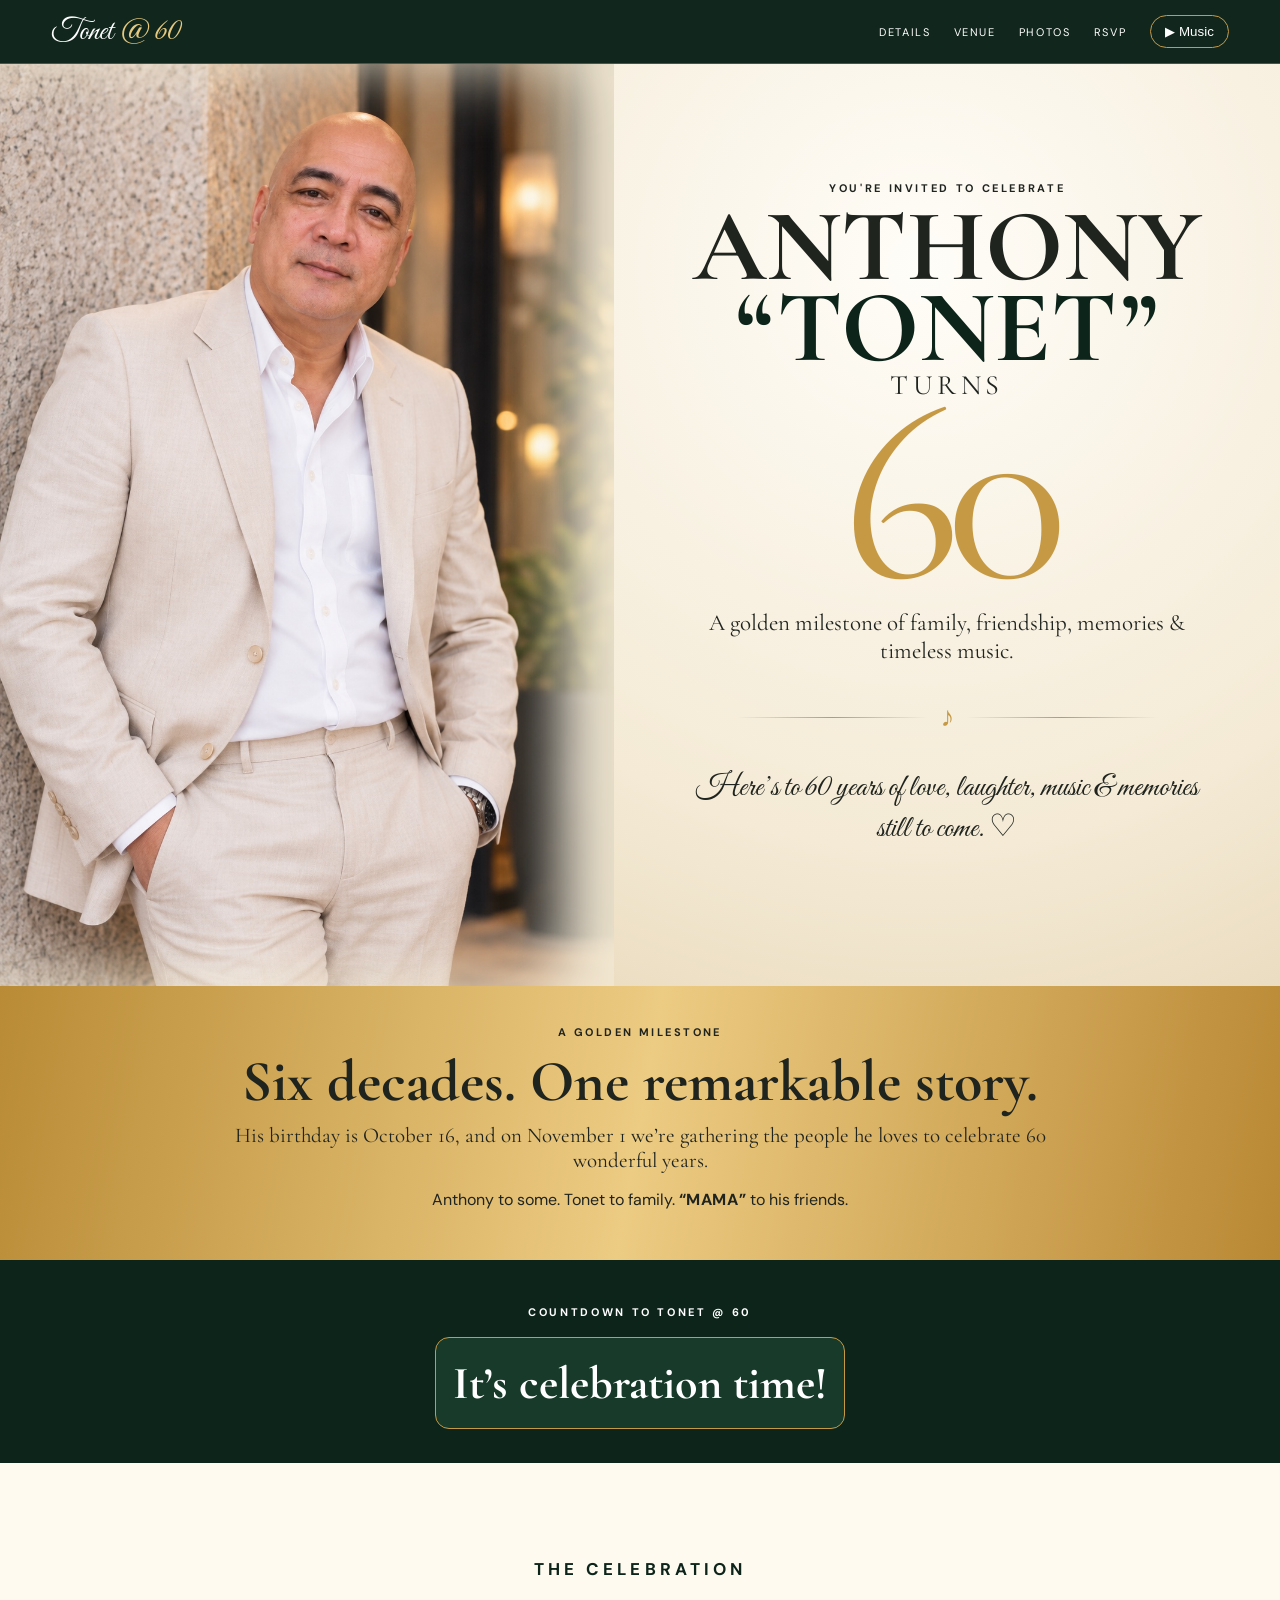
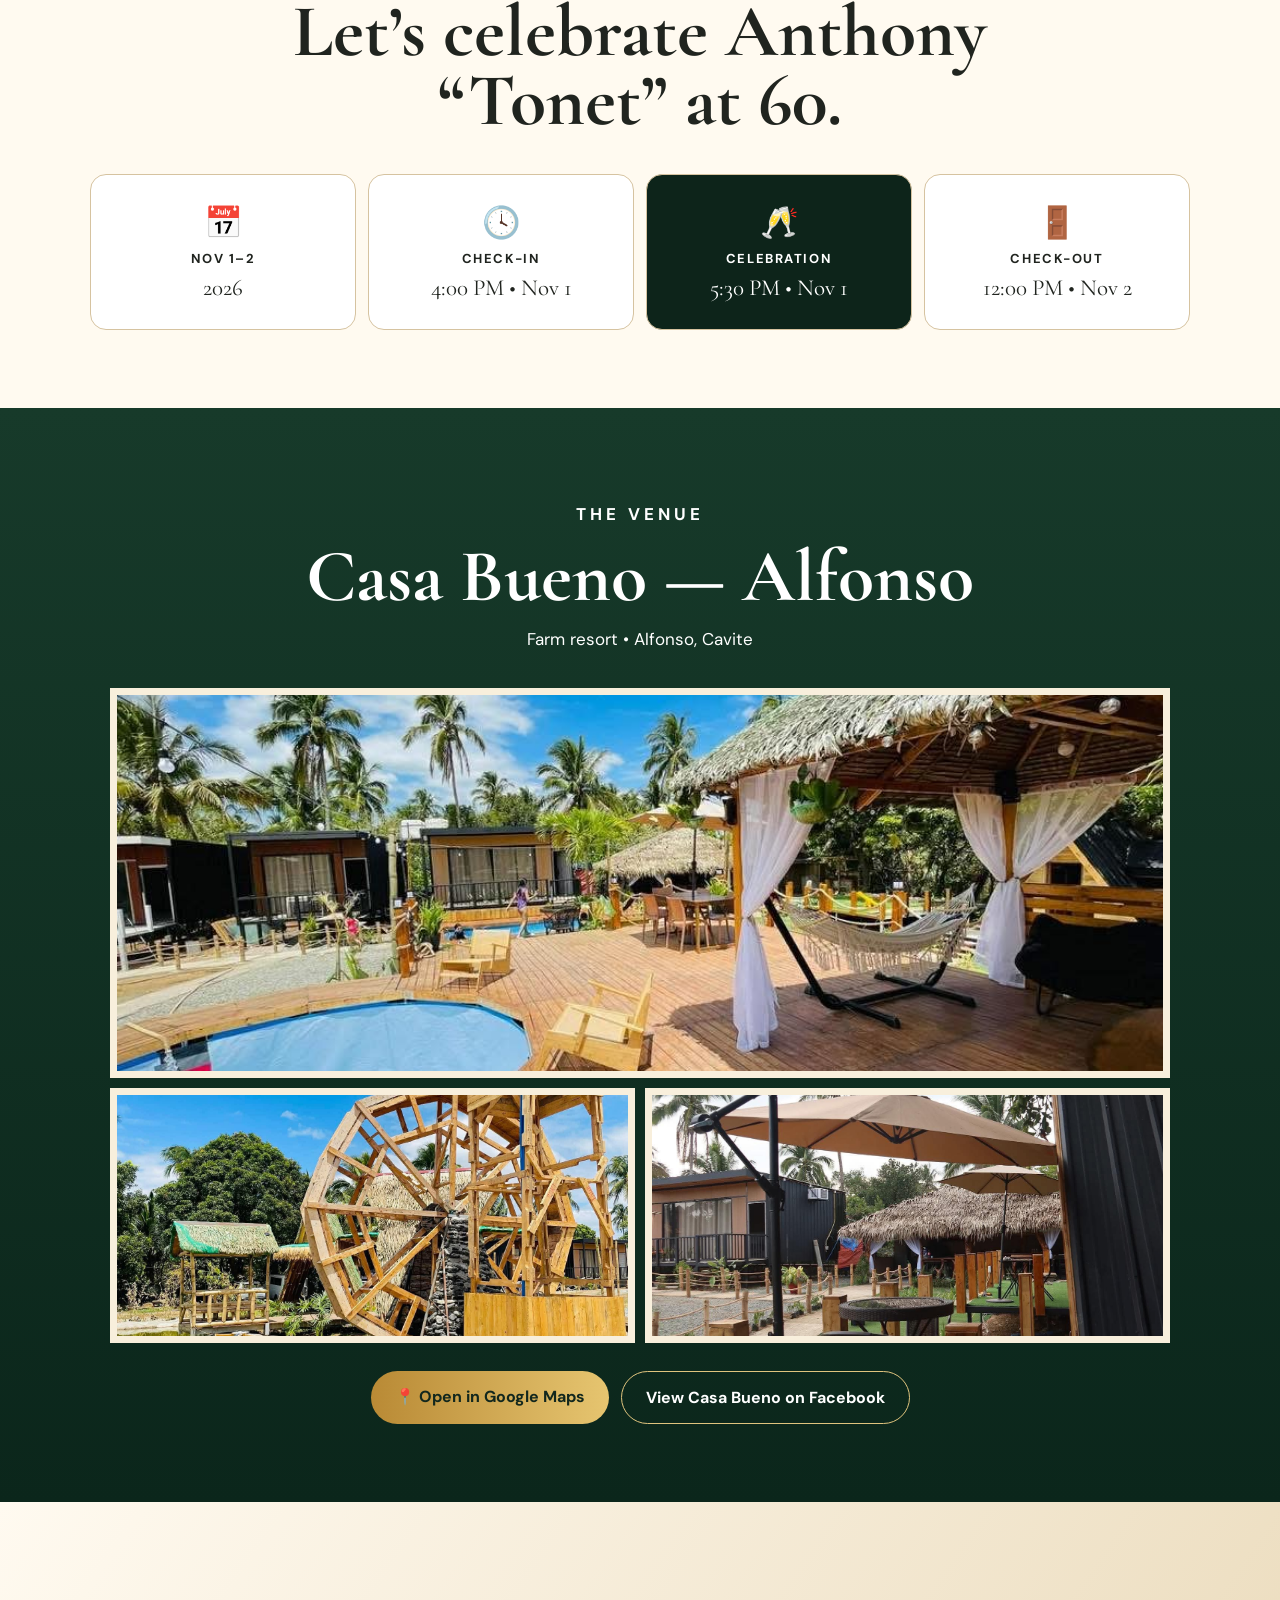
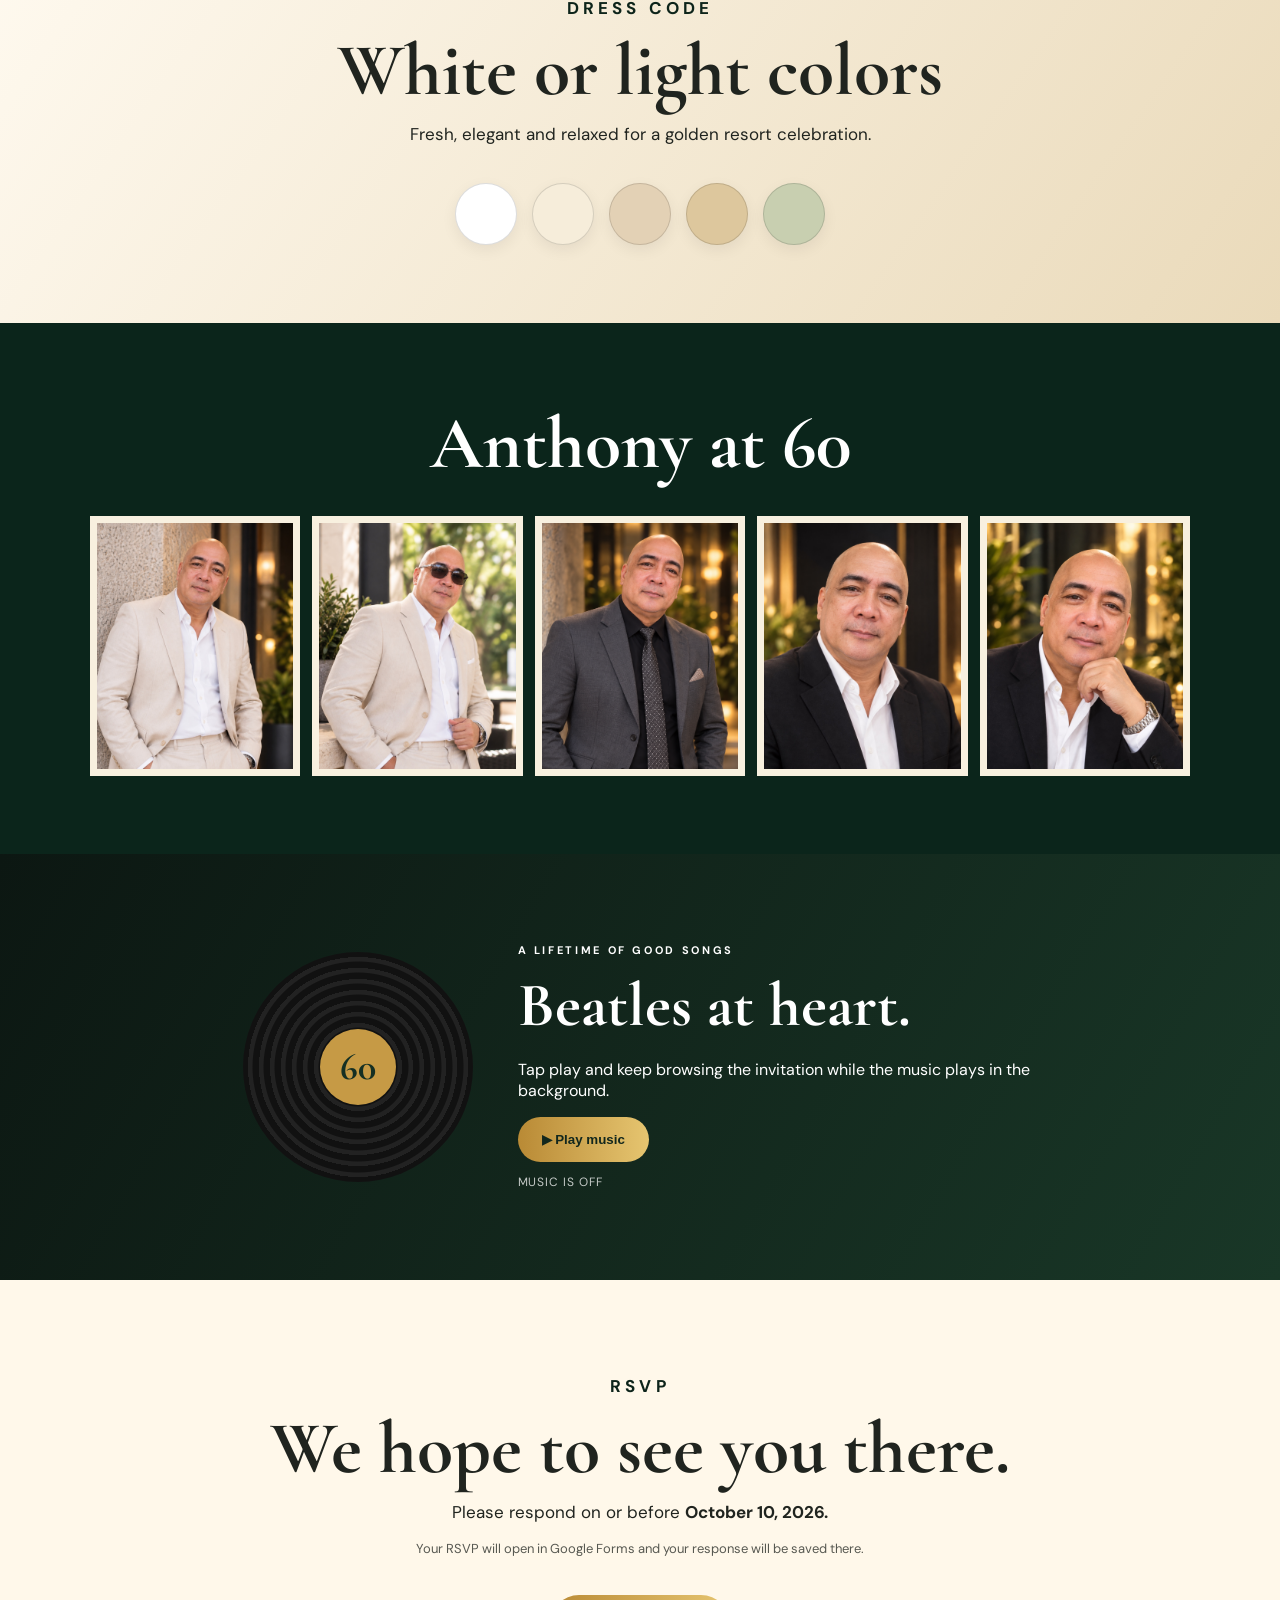
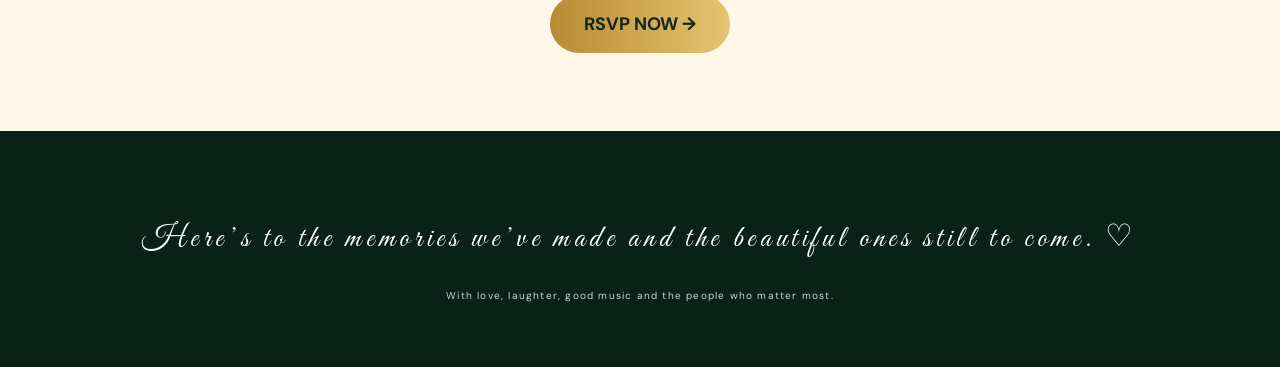
<file: index.html>
<!doctype html>
<html lang="en">
<head>
<meta charset="utf-8">
<meta name="viewport" content="width=device-width,initial-scale=1,viewport-fit=cover">
<meta name="theme-color" content="#0d241a">
<title>Anthony “Tonet” Turns 60</title>
<meta name="description" content="Anthony “Tonet” Turns 60 — November 1–2, 2026 at Casa Bueno - Alfonso, Cavite.">
<link rel="preconnect" href="https://fonts.googleapis.com">
<link rel="preconnect" href="https://fonts.gstatic.com" crossorigin>
<link href="https://fonts.googleapis.com/css2?family=Cormorant+Garamond:wght@500;600;700&family=DM+Sans:wght@400;500;600&family=Great+Vibes&display=swap" rel="stylesheet">
<link rel="stylesheet" href="styles.css">
</head>
<body>
<header class="topbar">
  <a class="brand" href="#home">Tonet <span>@ 60</span></a>
  <nav>
    <a href="#details">Details</a>
    <a href="#venue">Venue</a>
    <a href="#gallery">Photos</a>
    <a href="#rsvp">RSVP</a>
  </nav>
  <button id="musicBtn" class="music-btn" type="button">▶ Music</button>
</header>



<audio id="bgMusic" preload="metadata" loop><source src="assets/here-comes-the-sun.mp3" type="audio/mpeg"></audio>
<main>
<section class="hero" id="home">
  <div class="hero-photo">
    <img src="assets/formal_cream_standing.jpg" alt="Anthony Tonet in cream suit">
  </div>
  <div class="hero-copy">
    <p class="eyebrow">YOU'RE INVITED TO CELEBRATE</p>
    <h1>Anthony<br><em>“Tonet”</em></h1>
    <div class="turns">turns <span>60</span></div>
    <p class="tag">A golden milestone of family, friendship, memories & timeless music.</p>
    <div class="music-divider"><span></span><b>♪</b><span></span></div>
    <p class="script">Here’s to 60 years of love, laughter, music & memories still to come. ♡</p>
  </div>
</section>

<section class="gold-band">
  <div class="gold-copy">
    <small>A GOLDEN MILESTONE</small>
    <h2>Six decades. One remarkable story.</h2>
    <p class="birthday-note">His birthday is October 16, and on November 1 we’re gathering the people he loves to celebrate 60 wonderful years.</p>
    <p>Anthony to some. Tonet to family. <span class="mama">“MAMA”</span> to his friends.</p>
  </div>
</section>

<section class="countdown-section">
  <p class="eyebrow">COUNTDOWN TO TONET @ 60</p>
  <div class="countdown">
    <div><b id="d">--</b><span>Days</span></div>
    <div><b id="h">--</b><span>Hours</span></div>
    <div><b id="m">--</b><span>Minutes</span></div>
    <div><b id="s">--</b><span>Seconds</span></div>
  </div>
</section>

<section class="section details" id="details">
  <div class="heading">
    <p class="eyebrow dark">THE CELEBRATION</p>
    <h2>Let’s celebrate Anthony “Tonet” at 60.</h2>
  </div>
  <div class="detail-grid">
    <article><div class="icon">📅</div><b>NOV 1–2</b><span>2026</span></article>
    <article><div class="icon">🕓</div><b>CHECK-IN</b><span>4:00 PM • Nov 1</span></article>
    <article class="featured"><div class="icon">🥂</div><b>CELEBRATION</b><span>5:30 PM • Nov 1</span></article>
    <article><div class="icon">🚪</div><b>CHECK-OUT</b><span>12:00 PM • Nov 2</span></article>
  </div>
</section>

<section class="section venue" id="venue">
  <div class="heading light">
    <p class="eyebrow">THE VENUE</p>
    <h2>Casa Bueno — Alfonso</h2>
    <p>Farm resort • Alfonso, Cavite</p>
  </div>
  <div class="venue-grid">
    <img class="big" src="assets/casa_pool.jpeg" alt="Casa Bueno pool and deck">
    <img src="assets/casa_waterwheel.jpeg" alt="Casa Bueno waterwheel">
    <img src="assets/casa_garden.jpeg" alt="Casa Bueno garden and outdoor seating">
  </div>
  <div class="buttons">
    <a class="btn gold" href="https://share.google/gxszEkze3ePYU83uL" target="_blank" rel="noopener">📍 Open in Google Maps</a>
    <a class="btn outline" href="https://www.facebook.com/share/1FubRzqg7F/?mibextid=wwXIfr" target="_blank" rel="noopener">View Casa Bueno on Facebook</a>
  </div>
</section>

<section class="section dress">
  <div class="heading">
    <p class="eyebrow dark">DRESS CODE</p>
    <h2>White or light colors</h2>
    <p>Fresh, elegant and relaxed for a golden resort celebration.</p>
  </div>
  <div class="swatches"><i></i><i></i><i></i><i></i><i></i></div>
</section>

<section class="section gallery" id="gallery">
  <div class="heading light">
    <h2>Anthony at 60</h2>
  </div>
  <div class="photo-grid">
    <figure><img src="assets/formal_cream_standing.jpg" alt="Anthony in cream suit"></figure>
    <figure><img src="assets/formal_cream_shades.jpg" alt="Anthony in cream suit with sunglasses"></figure>
    <figure><img src="assets/formal_gray.jpg" alt="Anthony in gray suit"></figure>
    <figure><img src="assets/formal_black_close.jpg" alt="Anthony in black suit"></figure>
    <figure><img src="assets/formal_black_chin.jpg" alt="Anthony in black suit seated"></figure>
  </div>
</section>

<section class="section music-section" id="music">
  <div class="vinyl" id="vinyl"><span>60</span></div>
  <div class="music-copy">
    <p class="eyebrow">A LIFETIME OF GOOD SONGS</p>
    <h2>Beatles at heart.</h2>
    <p>Tap play and keep browsing the invitation while the music plays in the background.</p>
    <button id="musicBtn2" class="btn gold" type="button">▶ Play music</button>
    <p id="musicStatus" class="music-status">Music is off</p>
  </div>
</section>

<section class="section rsvp" id="rsvp">
  <div class="heading">
    <p class="eyebrow dark">RSVP</p>
    <h2>We hope to see you there.</h2>
    <p>Please respond on or before <b>October 10, 2026.</b></p><p class="rsvp-note">Your RSVP will open in Google Forms and your response will be saved there.</p>
  </div>
  <a class="btn gold rsvp-link" href="https://docs.google.com/forms/d/e/1FAIpQLSfmCzmLQqq_zwwNUrqkfT5-4FlaHea_TCkQKBRfBctlofJh5Q/viewform?usp=publish-editor" target="_blank" rel="noopener">RSVP NOW →</a>
</section>

<footer>
  <p class="script">Here’s to the memories we’ve made and the beautiful ones still to come. ♡</p>
  <p class="footer-small">With love, laughter, good music and the people who matter most.</p>
</footer>
</main>
<script src="script.js"></script>
</body>
</html>
</file>
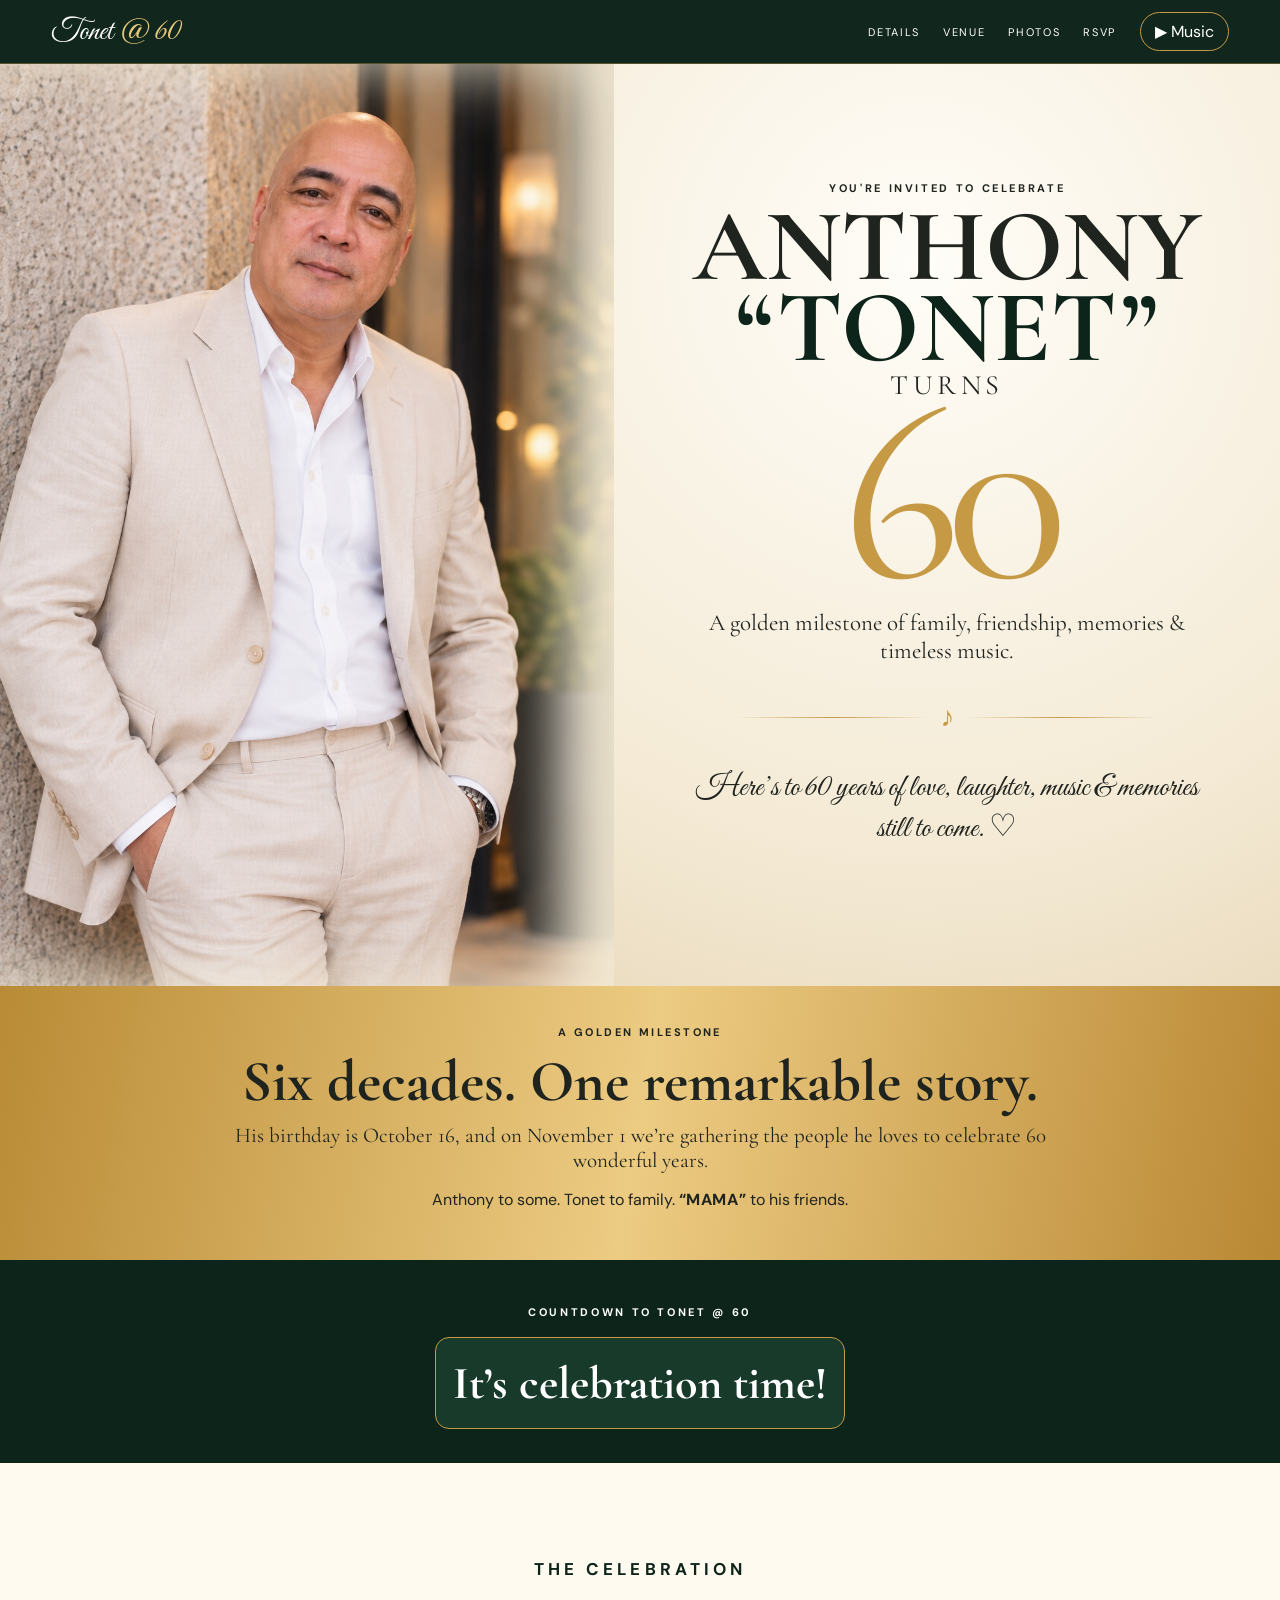
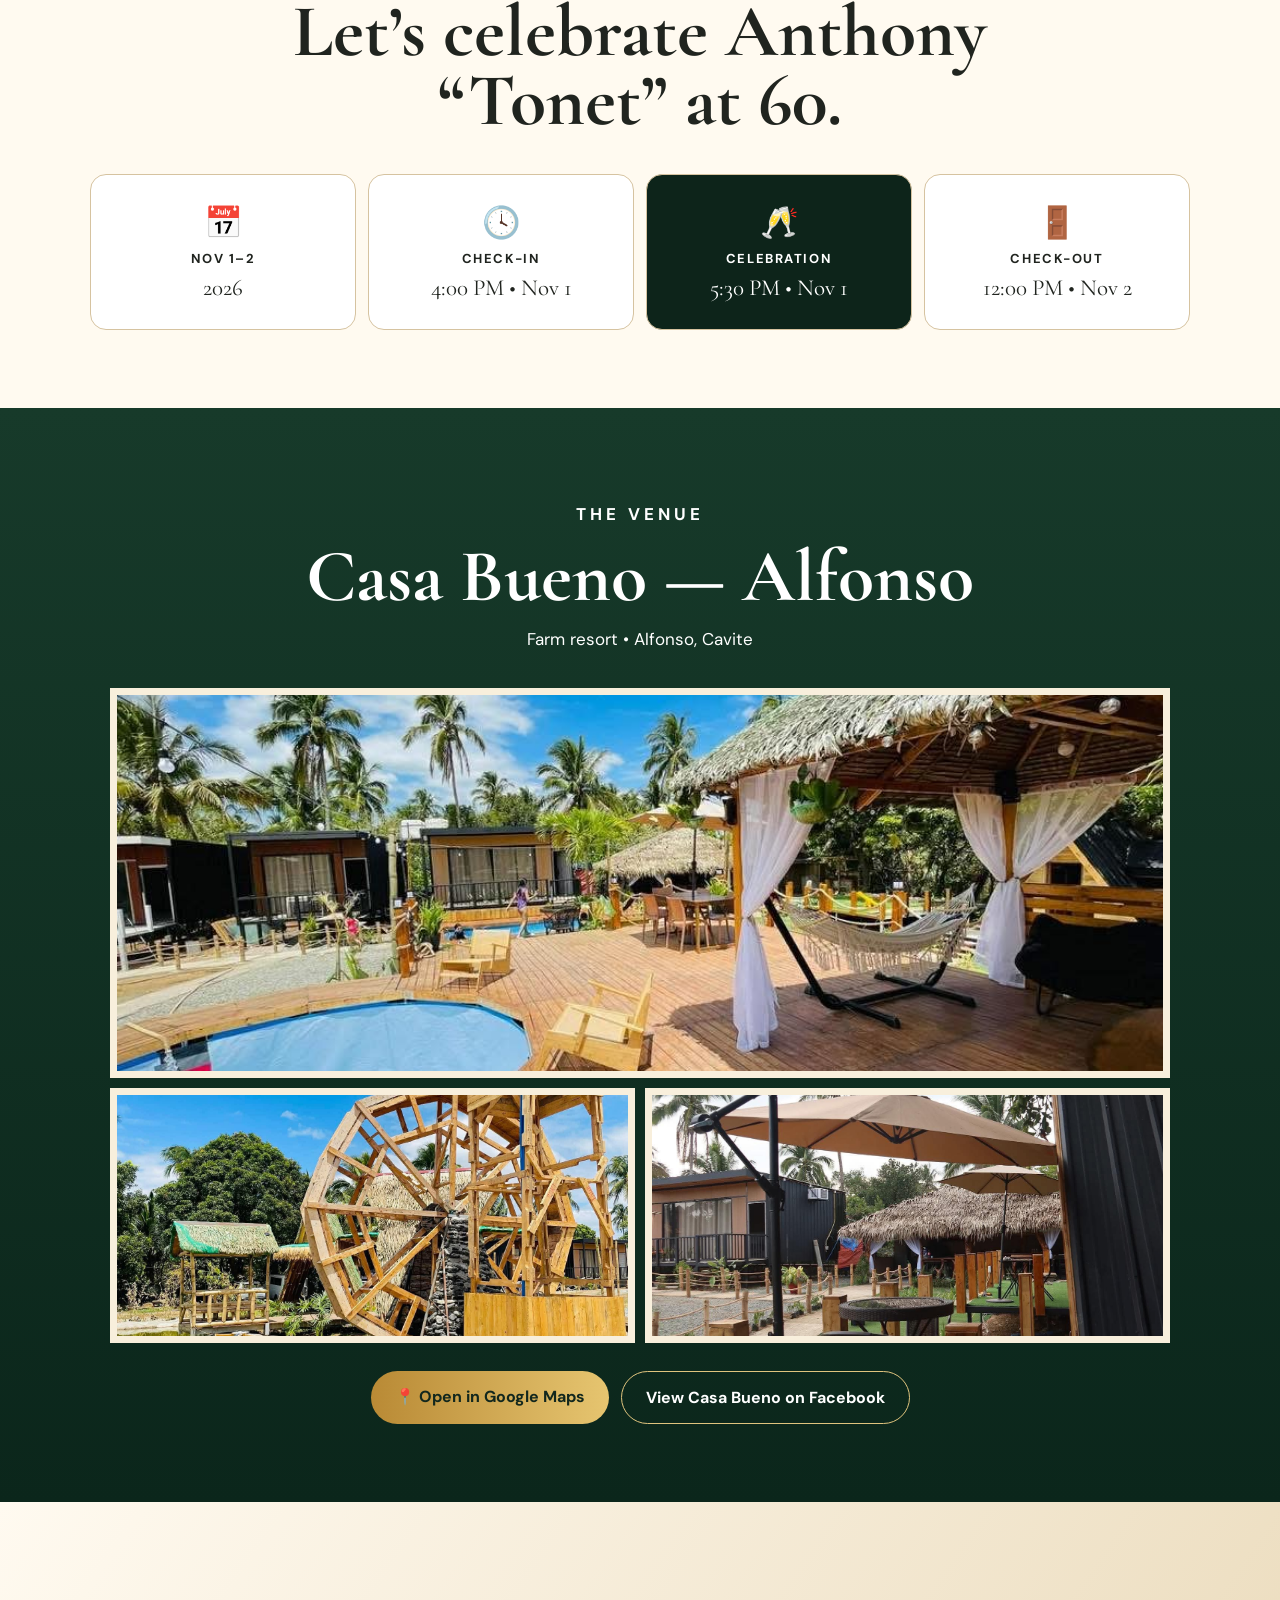
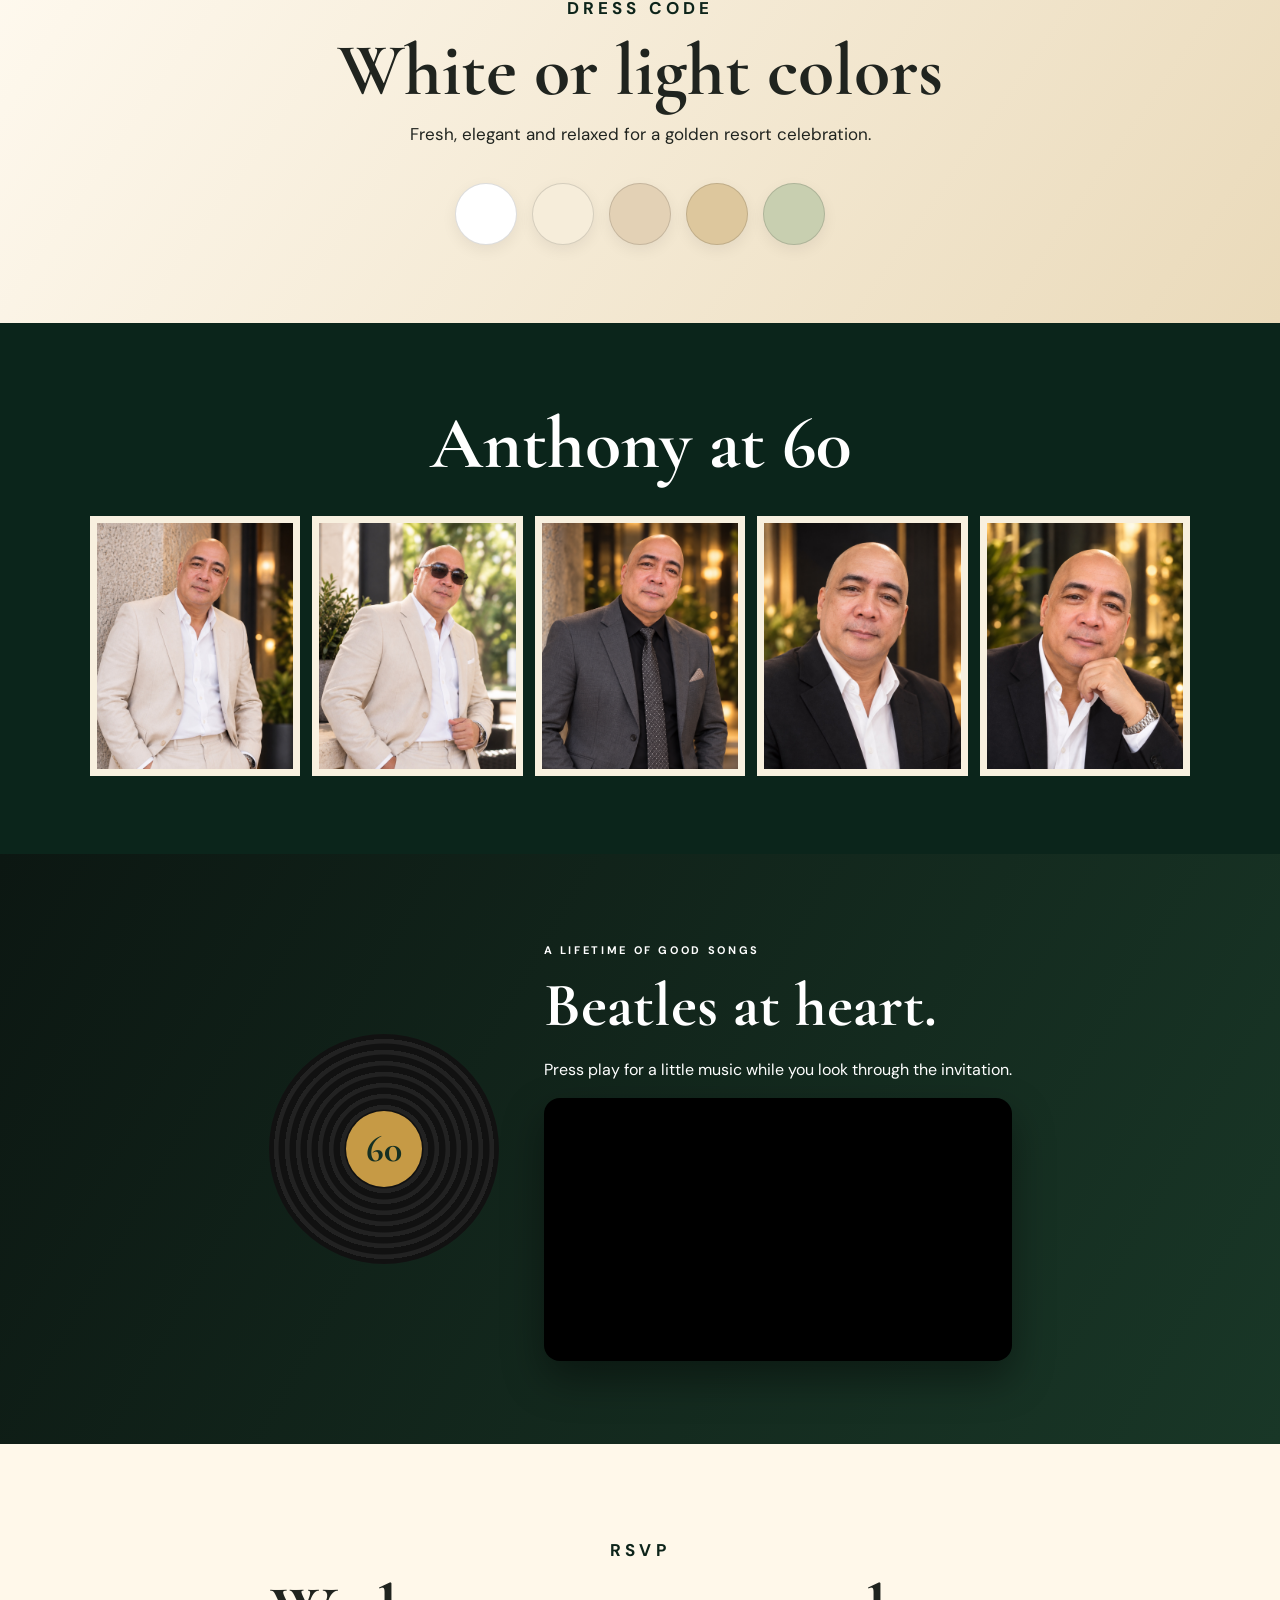
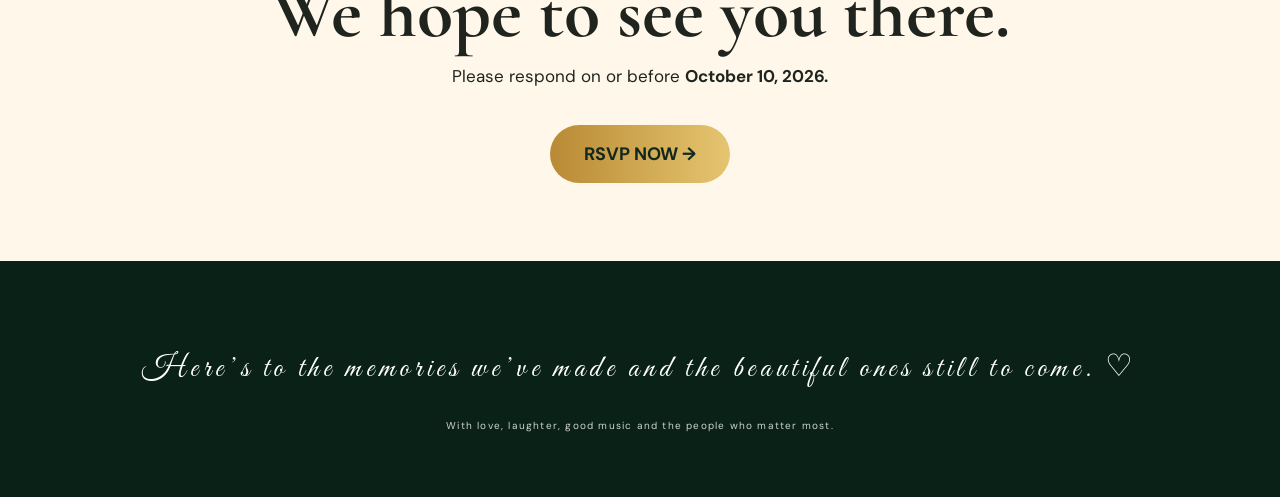
<file: tonet-at-60-FINAL-GitHub/index.html>
<!doctype html>
<html lang="en">
<head>
<meta charset="utf-8">
<meta name="viewport" content="width=device-width,initial-scale=1,viewport-fit=cover">
<meta name="theme-color" content="#0d241a">
<title>Anthony “Tonet” Turns 60</title>
<meta name="description" content="Anthony “Tonet” Turns 60 — November 1–2, 2026 at Casa Bueno - Alfonso, Cavite.">
<link rel="preconnect" href="https://fonts.googleapis.com">
<link rel="preconnect" href="https://fonts.gstatic.com" crossorigin>
<link href="https://fonts.googleapis.com/css2?family=Cormorant+Garamond:wght@500;600;700&family=DM+Sans:wght@400;500;600&family=Great+Vibes&display=swap" rel="stylesheet">
<link rel="stylesheet" href="styles.css">
</head>
<body>
<header class="topbar">
  <a class="brand" href="#home">Tonet <span>@ 60</span></a>
  <nav>
    <a href="#details">Details</a>
    <a href="#venue">Venue</a>
    <a href="#gallery">Photos</a>
    <a href="#rsvp">RSVP</a>
  </nav>
  <a class="music-btn" href="#music">▶ Music</a>
</header>



<main>
<section class="hero" id="home">
  <div class="hero-photo">
    <img src="assets/formal_cream_standing.jpg" alt="Anthony Tonet in cream suit">
  </div>
  <div class="hero-copy">
    <p class="eyebrow">YOU'RE INVITED TO CELEBRATE</p>
    <h1>Anthony<br><em>“Tonet”</em></h1>
    <div class="turns">turns <span>60</span></div>
    <p class="tag">A golden milestone of family, friendship, memories & timeless music.</p>
    <div class="music-divider"><span></span><b>♪</b><span></span></div>
    <p class="script">Here’s to 60 years of love, laughter, music & memories still to come. ♡</p>
  </div>
</section>

<section class="gold-band">
  <div class="gold-copy">
    <small>A GOLDEN MILESTONE</small>
    <h2>Six decades. One remarkable story.</h2>
    <p class="birthday-note">His birthday is October 16, and on November 1 we’re gathering the people he loves to celebrate 60 wonderful years.</p>
    <p>Anthony to some. Tonet to family. <span class="mama">“MAMA”</span> to his friends.</p>
  </div>
</section>

<section class="countdown-section">
  <p class="eyebrow">COUNTDOWN TO TONET @ 60</p>
  <div class="countdown">
    <div><b id="d">--</b><span>Days</span></div>
    <div><b id="h">--</b><span>Hours</span></div>
    <div><b id="m">--</b><span>Minutes</span></div>
    <div><b id="s">--</b><span>Seconds</span></div>
  </div>
</section>

<section class="section details" id="details">
  <div class="heading">
    <p class="eyebrow dark">THE CELEBRATION</p>
    <h2>Let’s celebrate Anthony “Tonet” at 60.</h2>
  </div>
  <div class="detail-grid">
    <article><div class="icon">📅</div><b>NOV 1–2</b><span>2026</span></article>
    <article><div class="icon">🕓</div><b>CHECK-IN</b><span>4:00 PM • Nov 1</span></article>
    <article class="featured"><div class="icon">🥂</div><b>CELEBRATION</b><span>5:30 PM • Nov 1</span></article>
    <article><div class="icon">🚪</div><b>CHECK-OUT</b><span>12:00 PM • Nov 2</span></article>
  </div>
</section>

<section class="section venue" id="venue">
  <div class="heading light">
    <p class="eyebrow">THE VENUE</p>
    <h2>Casa Bueno — Alfonso</h2>
    <p>Farm resort • Alfonso, Cavite</p>
  </div>
  <div class="venue-grid">
    <img class="big" src="assets/casa_pool.jpeg" alt="Casa Bueno pool and deck">
    <img src="assets/casa_waterwheel.jpeg" alt="Casa Bueno waterwheel">
    <img src="assets/casa_garden.jpeg" alt="Casa Bueno garden and outdoor seating">
  </div>
  <div class="buttons">
    <a class="btn gold" href="https://share.google/gxszEkze3ePYU83uL" target="_blank" rel="noopener">📍 Open in Google Maps</a>
    <a class="btn outline" href="https://www.facebook.com/share/1FubRzqg7F/?mibextid=wwXIfr" target="_blank" rel="noopener">View Casa Bueno on Facebook</a>
  </div>
</section>

<section class="section dress">
  <div class="heading">
    <p class="eyebrow dark">DRESS CODE</p>
    <h2>White or light colors</h2>
    <p>Fresh, elegant and relaxed for a golden resort celebration.</p>
  </div>
  <div class="swatches"><i></i><i></i><i></i><i></i><i></i></div>
</section>

<section class="section gallery" id="gallery">
  <div class="heading light">
    <h2>Anthony at 60</h2>
  </div>
  <div class="photo-grid">
    <figure><img src="assets/formal_cream_standing.jpg" alt="Anthony in cream suit"></figure>
    <figure><img src="assets/formal_cream_shades.jpg" alt="Anthony in cream suit with sunglasses"></figure>
    <figure><img src="assets/formal_gray.jpg" alt="Anthony in gray suit"></figure>
    <figure><img src="assets/formal_black_close.jpg" alt="Anthony in black suit"></figure>
    <figure><img src="assets/formal_black_chin.jpg" alt="Anthony in black suit seated"></figure>
  </div>
</section>

<section class="section music-section" id="music">
  <div class="vinyl"><span>60</span></div>
  <div class="music-copy">
    <p class="eyebrow">A LIFETIME OF GOOD SONGS</p>
    <h2>Beatles at heart.</h2>
    <p>Press play for a little music while you look through the invitation.</p>
    <div class="video-wrap">
      <iframe
        src="https://www.youtube.com/embed/KQetemT1sWc?rel=0"
        title="The Beatles — Here Comes The Sun"
        allow="accelerometer; autoplay; clipboard-write; encrypted-media; gyroscope; picture-in-picture; web-share"
        allowfullscreen>
      </iframe>
    </div>
  </div>
</section>

<section class="section rsvp" id="rsvp">
  <div class="heading">
    <p class="eyebrow dark">RSVP</p>
    <h2>We hope to see you there.</h2>
    <p>Please respond on or before <b>October 10, 2026.</b></p>
  </div>
  <a class="btn gold rsvp-link" href="rsvp.html">RSVP NOW →</a>
</section>

<footer>
  <p class="script">Here’s to the memories we’ve made and the beautiful ones still to come. ♡</p>
  <p class="footer-small">With love, laughter, good music and the people who matter most.</p>
</footer>
</main>
<script src="script.js"></script>
</body>
</html>
</file>
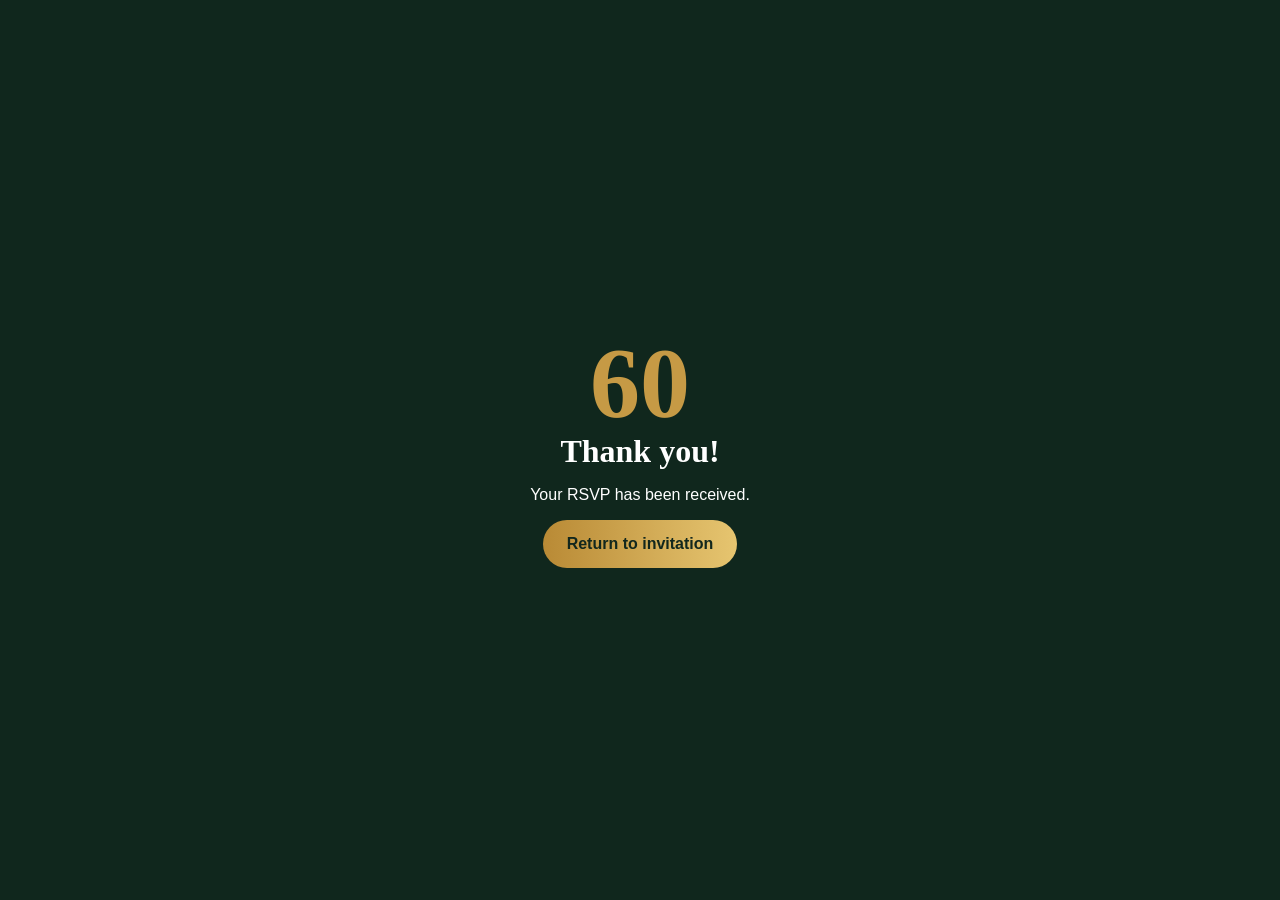
<file: thank-you.html>
<!doctype html><html><head><meta charset="utf-8"><meta name="viewport" content="width=device-width,initial-scale=1"><title>Thank You</title><link rel="stylesheet" href="styles.css"></head><body class="thanks"><div><div class="footer60">60</div><h1>Thank you!</h1><p>Your RSVP has been received.</p><a class="btn gold" href="index.html">Return to invitation</a></div></body></html>
</file>
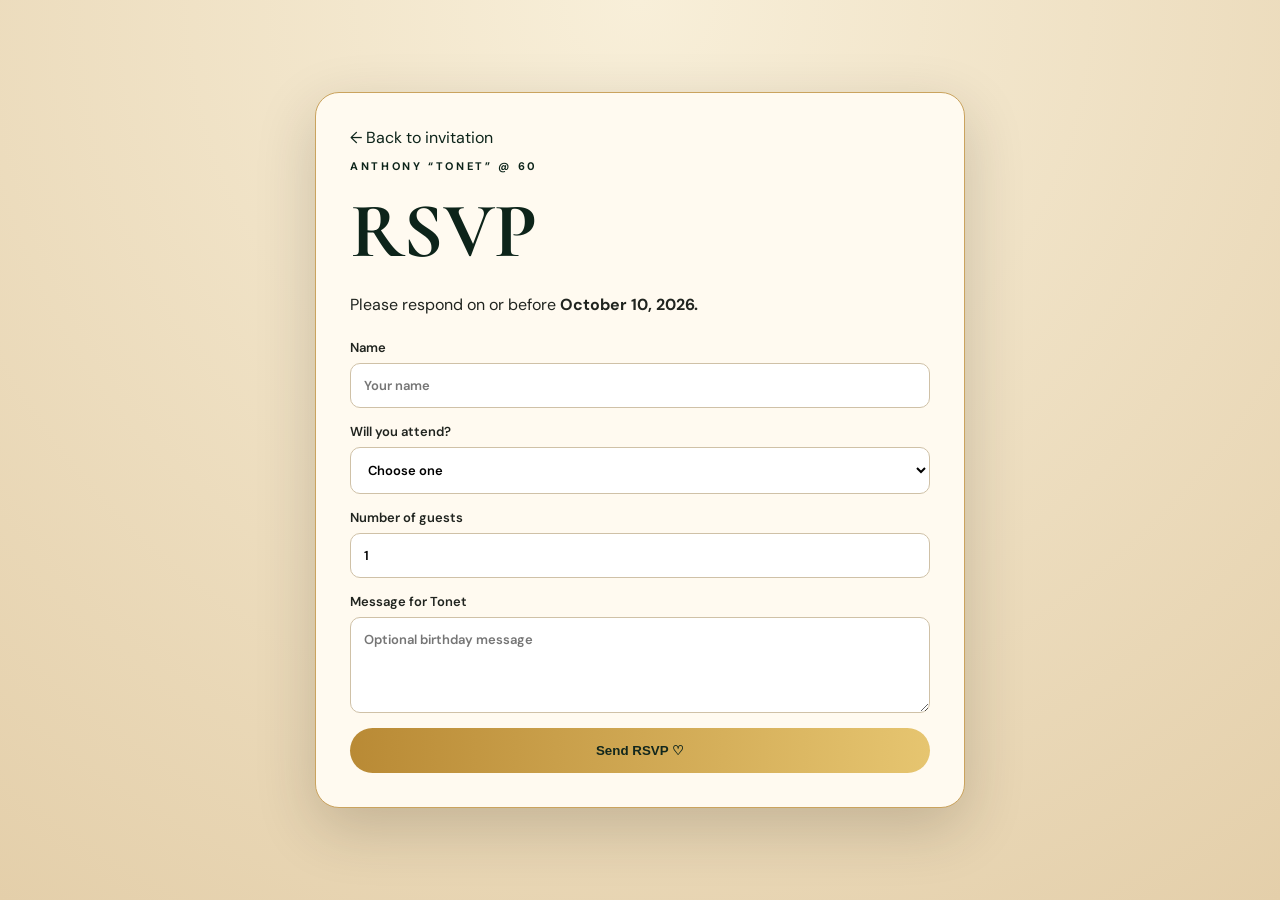
<file: tonet-at-60-FINAL-GitHub/rsvp.html>
<!doctype html>
<html lang="en">
<head>
<meta charset="utf-8">
<meta name="viewport" content="width=device-width,initial-scale=1">
<title>RSVP — Tonet @ 60</title>
<link rel="preconnect" href="https://fonts.googleapis.com">
<link rel="preconnect" href="https://fonts.gstatic.com" crossorigin>
<link href="https://fonts.googleapis.com/css2?family=Cormorant+Garamond:wght@600;700&family=DM+Sans:wght@400;500;600&family=Great+Vibes&display=swap" rel="stylesheet">
<link rel="stylesheet" href="styles.css">
</head>
<body class="rsvp-page">
  <div class="rsvp-card">
    <a class="back" href="index.html">← Back to invitation</a>
    <p class="eyebrow dark">ANTHONY “TONET” @ 60</p>
    <h1 class="rsvp-title">RSVP</h1>
    <p>Please respond on or before <b>October 10, 2026.</b></p>
    <form name="tonet-rsvp" id="rsvpForm">
      <label>Name<input required name="name" placeholder="Your name"></label>
      <label>Will you attend?
        <select required name="attendance">
          <option value="">Choose one</option>
          <option>Yes, I’ll be there</option>
          <option>Sorry, I can’t make it</option>
        </select>
      </label>
      <label>Number of guests<input type="number" name="guests" min="1" max="20" value="1"></label>
      <label>Message for Tonet<textarea name="message" rows="4" placeholder="Optional birthday message"></textarea></label>
      <button class="btn gold full" type="submit">Send RSVP ♡</button>
    </form>
  </div>
<script>
document.getElementById('rsvpForm')?.addEventListener('submit', function(e){
  e.preventDefault();
  alert('RSVP form storage is not connected yet. The invitation website is ready for GitHub Pages; connect a Google Form or another form service before sharing the RSVP link.');
});
</script>
</body>
</html>
</file>
<file: styles.css>
:root{--green:#0d241a;--green2:#183c2b;--gold:#c69a45;--gold2:#e6c97e;--cream:#f8f0df;--paper:#fffaf0;--ink:#20241f}
*{box-sizing:border-box}html{scroll-behavior:smooth}body{margin:0;background:var(--cream);color:var(--ink);font-family:"DM Sans",sans-serif}
.topbar{position:sticky;top:0;z-index:50;height:64px;background:rgba(10,31,22,.97);display:flex;align-items:center;padding:0 4vw;gap:24px;border-bottom:1px solid #c69a4566;backdrop-filter:blur(10px)}
.brand{font-family:"Great Vibes",cursive;font-size:31px;color:#fff;text-decoration:none}.brand span{color:var(--gold2)}
.topbar nav{display:flex;gap:23px;margin-left:auto}.topbar nav a{color:#fff;text-decoration:none;text-transform:uppercase;font-size:11px;letter-spacing:.15em}
.music-btn{border:1px solid var(--gold);background:transparent;color:#fff;border-radius:999px;padding:8px 14px;cursor:pointer}

.hero{min-height:calc(100svh - 64px);display:grid;grid-template-columns:48% 52%;background:radial-gradient(circle at 72% 22%,#fffdf8 0,#f4ead5 50%,#dbc69f 100%);overflow:hidden}
.hero-photo{min-height:calc(100svh - 64px);position:relative;background:#17291f}.hero-photo img{width:100%;height:100%;object-fit:cover;object-position:center 18%;display:block}.hero-photo:after{content:"";position:absolute;inset:0;box-shadow:inset -55px 0 70px #f4ead4}
.hero-copy{display:flex;flex-direction:column;justify-content:center;align-items:center;text-align:center;padding:55px 5vw}.eyebrow{font-size:11px;letter-spacing:.24em;font-weight:700}.eyebrow.dark{color:var(--green)}
h1,h2{font-family:"Cormorant Garamond",serif;margin:0}.hero-copy h1{font-size:clamp(62px,8vw,112px);line-height:.79;text-transform:uppercase}.hero-copy h1 em{font-style:normal;color:var(--green)}
.turns{font-family:"Cormorant Garamond";font-size:28px;letter-spacing:.16em;text-transform:uppercase}.turns span{display:block;font-size:clamp(145px,20vw,260px);line-height:.72;color:var(--gold);letter-spacing:-.06em}
.tag{max-width:560px;font-family:"Cormorant Garamond";font-size:23px}.script{font-family:"Great Vibes",cursive;font-size:31px}
.gold-band{display:flex;align-items:center;justify-content:center;gap:28px;background:linear-gradient(100deg,#b98b36,#eccb82,#b98834);padding:34px 7vw}.gold60{font-family:"Cormorant Garamond";font-size:96px}.gold-band h2{font-size:40px}
.countdown-section{text-align:center;background:var(--green);color:#fff;padding:34px 20px}.countdown{display:flex;gap:12px;justify-content:center;flex-wrap:wrap;margin-top:18px}.countdown div{width:118px;padding:17px;border:1px solid var(--gold);border-radius:14px;background:#173a2a}.countdown b{display:block;font-family:"Cormorant Garamond";font-size:46px}.countdown span{font-size:11px;text-transform:uppercase;letter-spacing:.12em}
.section{padding:78px 7vw}.details{background:var(--paper)}.heading{text-align:center;max-width:780px;margin:0 auto 38px}.heading h2{font-size:clamp(43px,6vw,74px);line-height:.94;margin-top:8px}.heading p{font-size:17px}.light{color:#fff}
.detail-grid{display:grid;grid-template-columns:repeat(4,1fr);gap:12px;max-width:1100px;margin:auto}.detail-grid article{background:#fff;border:1px solid #d6c3a0;border-radius:16px;padding:27px 16px;text-align:center;display:flex;flex-direction:column;gap:7px}.detail-grid .featured{background:var(--green);color:#fff}.icon{font-size:31px}.detail-grid b{font-size:13px;letter-spacing:.12em}.detail-grid span{font-family:"Cormorant Garamond";font-size:23px}.detail-grid small{font-size:11px}
.venue{background:linear-gradient(180deg,#173a2a,#0b261b)}.venue-grid{max-width:1060px;margin:auto;display:grid;grid-template-columns:1fr 1fr;gap:10px}.venue-grid img{width:100%;height:255px;object-fit:cover;border:7px solid #f8efdc}.venue-grid .big{grid-column:1/-1;height:390px}.buttons{display:flex;justify-content:center;gap:12px;flex-wrap:wrap;margin-top:28px}.btn{display:inline-block;text-decoration:none;border:none;border-radius:999px;padding:15px 24px;font-weight:700;cursor:pointer}.gold{background:linear-gradient(90deg,#b98a35,#e6c570);color:#12271d}.outline{border:1px solid #e0c47e;color:#fff;background:transparent}
.dress{background:linear-gradient(125deg,#fffaf0,#eadaba)}.swatches{display:flex;justify-content:center;gap:15px}.swatches i{width:62px;height:62px;border-radius:50%;border:1px solid #0002;box-shadow:0 5px 15px #0001}.swatches i:nth-child(1){background:#fff}.swatches i:nth-child(2){background:#f6edda}.swatches i:nth-child(3){background:#e3d1b5}.swatches i:nth-child(4){background:#ddc79d}.swatches i:nth-child(5){background:#c8cfb0}
.gallery{background:#0b251b;color:#fff}.photo-grid{max-width:1150px;margin:auto;display:grid;grid-template-columns:repeat(5,1fr);gap:12px}.photo-grid figure{margin:0;background:#f8f0df;padding:7px;color:#14241b}.photo-grid img{width:100%;aspect-ratio:4/5;object-fit:cover;object-position:center top;display:block}
.music-section{display:flex;justify-content:center;align-items:center;gap:45px;background:linear-gradient(120deg,#0c1712,#193727);color:#fff}.vinyl{width:230px;aspect-ratio:1;border-radius:50%;background:repeating-radial-gradient(circle,#111 0 6px,#222 7px 11px);display:grid;place-items:center}.vinyl span{width:76px;height:76px;border-radius:50%;background:var(--gold);display:grid;place-items:center;color:#153023;font:700 38px "Cormorant Garamond"}.music-copy{max-width:520px}.music-copy h2{font-size:62px}
.rsvp{text-align:center;background:#fff8ea}.rsvp-link{font-size:18px;padding:17px 34px}
.rsvp-page{min-height:100vh;background:radial-gradient(circle at top,#f8efd9,#e4cfaa);display:grid;place-items:center;padding:30px}.rsvp-card{width:min(100%,650px);background:#fffaf0;border:1px solid #caa35e;border-radius:24px;padding:34px;box-shadow:0 20px 60px #2b241433}.rsvp-card .back{color:var(--green);text-decoration:none}.rsvp-title{font-size:78px;color:var(--green);margin:10px 0}.rsvp-card form{display:grid;gap:15px;margin-top:24px}.rsvp-card label{display:grid;text-align:left;gap:7px;font-size:13px;font-weight:600}.rsvp-card input,.rsvp-card select,.rsvp-card textarea{padding:13px;border:1px solid #cfc1a7;border-radius:10px;background:#fff;font:inherit}.full{width:100%}
footer{text-align:center;background:#092117;color:#fff;padding:55px 20px}.footer60{font:700 100px "Cormorant Garamond";color:var(--gold);line-height:1}footer p{font-size:11px;letter-spacing:.15em}.thanks{min-height:100vh;display:grid;place-items:center;background:#10271d;color:#fff;text-align:center;padding:25px}
@media(max-width:900px){.photo-grid{grid-template-columns:repeat(2,1fr)}}
@media(max-width:760px){.topbar nav{display:none}.music-btn{margin-left:auto}.hero{grid-template-columns:1fr;min-height:auto}.hero-photo{height:58svh;min-height:470px}.hero-photo img{object-position:center 14%}.hero-photo:after{box-shadow:inset 0 -55px 65px #f4ead4}.hero-copy{padding:42px 22px 55px}.detail-grid{grid-template-columns:1fr 1fr}.venue-grid .big{height:270px}.venue-grid img{height:180px}.music-section{flex-direction:column;text-align:center}.gold-band{padding:25px}.gold60{font-size:74px}.gold-band h2{font-size:30px}}
@media(max-width:430px){.detail-grid{grid-template-columns:1fr}.venue-grid{grid-template-columns:1fr}.venue-grid .big{grid-column:auto}.photo-grid{grid-template-columns:1fr}.countdown div{width:78px}.countdown b{font-size:34px}.swatches i{width:47px;height:47px}}

.hidden-field{position:absolute!important;overflow:hidden!important;clip:rect(0 0 0 0)!important;height:1px!important;width:1px!important;margin:-1px!important;padding:0!important;border:0!important}

.music-divider{display:flex;align-items:center;justify-content:center;gap:12px;width:min(86%,420px);margin:12px 0 4px}
.music-divider span{height:1px;flex:1;background:linear-gradient(90deg,transparent,var(--gold),transparent)}
.music-divider b{font-family:"Cormorant Garamond",serif;font-size:28px;color:var(--gold);font-weight:600}
.gold-copy{text-align:center;max-width:820px;margin:auto}
.gold-copy h2{font-size:clamp(36px,5vw,58px);margin:5px 0 6px}
.gold-copy small{font-size:11px;letter-spacing:.22em;font-weight:700}
.birthday-note{font-family:"Cormorant Garamond",serif;font-size:21px;margin:6px 0 10px}
.mama{color:inherit;font-weight:700;letter-spacing:.04em}
.footer-line{font-size:12px!important;letter-spacing:.18em!important;font-weight:700;margin-top:18px}
.footer-small{font-size:10px!important;letter-spacing:.12em!important;opacity:.8}

.music-btn{text-decoration:none;display:inline-block}




.music-status{margin-top:12px;font-size:12px;opacity:.75;letter-spacing:.08em;text-transform:uppercase}
.vinyl.playing{animation:spinVinyl 5s linear infinite}
@keyframes spinVinyl{to{transform:rotate(360deg)}}

.rsvp-note{font-size:13px!important;opacity:.75;margin-top:8px}
</file>
<file: tonet-at-60-FINAL-GitHub/styles.css>
:root{--green:#0d241a;--green2:#183c2b;--gold:#c69a45;--gold2:#e6c97e;--cream:#f8f0df;--paper:#fffaf0;--ink:#20241f}
*{box-sizing:border-box}html{scroll-behavior:smooth}body{margin:0;background:var(--cream);color:var(--ink);font-family:"DM Sans",sans-serif}
.topbar{position:sticky;top:0;z-index:50;height:64px;background:rgba(10,31,22,.97);display:flex;align-items:center;padding:0 4vw;gap:24px;border-bottom:1px solid #c69a4566;backdrop-filter:blur(10px)}
.brand{font-family:"Great Vibes",cursive;font-size:31px;color:#fff;text-decoration:none}.brand span{color:var(--gold2)}
.topbar nav{display:flex;gap:23px;margin-left:auto}.topbar nav a{color:#fff;text-decoration:none;text-transform:uppercase;font-size:11px;letter-spacing:.15em}
.music-btn{border:1px solid var(--gold);background:transparent;color:#fff;border-radius:999px;padding:8px 14px;cursor:pointer}

.hero{min-height:calc(100svh - 64px);display:grid;grid-template-columns:48% 52%;background:radial-gradient(circle at 72% 22%,#fffdf8 0,#f4ead5 50%,#dbc69f 100%);overflow:hidden}
.hero-photo{min-height:calc(100svh - 64px);position:relative;background:#17291f}.hero-photo img{width:100%;height:100%;object-fit:cover;object-position:center 18%;display:block}.hero-photo:after{content:"";position:absolute;inset:0;box-shadow:inset -55px 0 70px #f4ead4}
.hero-copy{display:flex;flex-direction:column;justify-content:center;align-items:center;text-align:center;padding:55px 5vw}.eyebrow{font-size:11px;letter-spacing:.24em;font-weight:700}.eyebrow.dark{color:var(--green)}
h1,h2{font-family:"Cormorant Garamond",serif;margin:0}.hero-copy h1{font-size:clamp(62px,8vw,112px);line-height:.79;text-transform:uppercase}.hero-copy h1 em{font-style:normal;color:var(--green)}
.turns{font-family:"Cormorant Garamond";font-size:28px;letter-spacing:.16em;text-transform:uppercase}.turns span{display:block;font-size:clamp(145px,20vw,260px);line-height:.72;color:var(--gold);letter-spacing:-.06em}
.tag{max-width:560px;font-family:"Cormorant Garamond";font-size:23px}.script{font-family:"Great Vibes",cursive;font-size:31px}
.gold-band{display:flex;align-items:center;justify-content:center;gap:28px;background:linear-gradient(100deg,#b98b36,#eccb82,#b98834);padding:34px 7vw}.gold60{font-family:"Cormorant Garamond";font-size:96px}.gold-band h2{font-size:40px}
.countdown-section{text-align:center;background:var(--green);color:#fff;padding:34px 20px}.countdown{display:flex;gap:12px;justify-content:center;flex-wrap:wrap;margin-top:18px}.countdown div{width:118px;padding:17px;border:1px solid var(--gold);border-radius:14px;background:#173a2a}.countdown b{display:block;font-family:"Cormorant Garamond";font-size:46px}.countdown span{font-size:11px;text-transform:uppercase;letter-spacing:.12em}
.section{padding:78px 7vw}.details{background:var(--paper)}.heading{text-align:center;max-width:780px;margin:0 auto 38px}.heading h2{font-size:clamp(43px,6vw,74px);line-height:.94;margin-top:8px}.heading p{font-size:17px}.light{color:#fff}
.detail-grid{display:grid;grid-template-columns:repeat(4,1fr);gap:12px;max-width:1100px;margin:auto}.detail-grid article{background:#fff;border:1px solid #d6c3a0;border-radius:16px;padding:27px 16px;text-align:center;display:flex;flex-direction:column;gap:7px}.detail-grid .featured{background:var(--green);color:#fff}.icon{font-size:31px}.detail-grid b{font-size:13px;letter-spacing:.12em}.detail-grid span{font-family:"Cormorant Garamond";font-size:23px}.detail-grid small{font-size:11px}
.venue{background:linear-gradient(180deg,#173a2a,#0b261b)}.venue-grid{max-width:1060px;margin:auto;display:grid;grid-template-columns:1fr 1fr;gap:10px}.venue-grid img{width:100%;height:255px;object-fit:cover;border:7px solid #f8efdc}.venue-grid .big{grid-column:1/-1;height:390px}.buttons{display:flex;justify-content:center;gap:12px;flex-wrap:wrap;margin-top:28px}.btn{display:inline-block;text-decoration:none;border:none;border-radius:999px;padding:15px 24px;font-weight:700;cursor:pointer}.gold{background:linear-gradient(90deg,#b98a35,#e6c570);color:#12271d}.outline{border:1px solid #e0c47e;color:#fff;background:transparent}
.dress{background:linear-gradient(125deg,#fffaf0,#eadaba)}.swatches{display:flex;justify-content:center;gap:15px}.swatches i{width:62px;height:62px;border-radius:50%;border:1px solid #0002;box-shadow:0 5px 15px #0001}.swatches i:nth-child(1){background:#fff}.swatches i:nth-child(2){background:#f6edda}.swatches i:nth-child(3){background:#e3d1b5}.swatches i:nth-child(4){background:#ddc79d}.swatches i:nth-child(5){background:#c8cfb0}
.gallery{background:#0b251b;color:#fff}.photo-grid{max-width:1150px;margin:auto;display:grid;grid-template-columns:repeat(5,1fr);gap:12px}.photo-grid figure{margin:0;background:#f8f0df;padding:7px;color:#14241b}.photo-grid img{width:100%;aspect-ratio:4/5;object-fit:cover;object-position:center top;display:block}
.music-section{display:flex;justify-content:center;align-items:center;gap:45px;background:linear-gradient(120deg,#0c1712,#193727);color:#fff}.vinyl{width:230px;aspect-ratio:1;border-radius:50%;background:repeating-radial-gradient(circle,#111 0 6px,#222 7px 11px);display:grid;place-items:center}.vinyl span{width:76px;height:76px;border-radius:50%;background:var(--gold);display:grid;place-items:center;color:#153023;font:700 38px "Cormorant Garamond"}.music-copy{max-width:520px}.music-copy h2{font-size:62px}
.rsvp{text-align:center;background:#fff8ea}.rsvp-link{font-size:18px;padding:17px 34px}
.rsvp-page{min-height:100vh;background:radial-gradient(circle at top,#f8efd9,#e4cfaa);display:grid;place-items:center;padding:30px}.rsvp-card{width:min(100%,650px);background:#fffaf0;border:1px solid #caa35e;border-radius:24px;padding:34px;box-shadow:0 20px 60px #2b241433}.rsvp-card .back{color:var(--green);text-decoration:none}.rsvp-title{font-size:78px;color:var(--green);margin:10px 0}.rsvp-card form{display:grid;gap:15px;margin-top:24px}.rsvp-card label{display:grid;text-align:left;gap:7px;font-size:13px;font-weight:600}.rsvp-card input,.rsvp-card select,.rsvp-card textarea{padding:13px;border:1px solid #cfc1a7;border-radius:10px;background:#fff;font:inherit}.full{width:100%}
footer{text-align:center;background:#092117;color:#fff;padding:55px 20px}.footer60{font:700 100px "Cormorant Garamond";color:var(--gold);line-height:1}footer p{font-size:11px;letter-spacing:.15em}.thanks{min-height:100vh;display:grid;place-items:center;background:#10271d;color:#fff;text-align:center;padding:25px}
@media(max-width:900px){.photo-grid{grid-template-columns:repeat(2,1fr)}}
@media(max-width:760px){.topbar nav{display:none}.music-btn{margin-left:auto}.hero{grid-template-columns:1fr;min-height:auto}.hero-photo{height:58svh;min-height:470px}.hero-photo img{object-position:center 14%}.hero-photo:after{box-shadow:inset 0 -55px 65px #f4ead4}.hero-copy{padding:42px 22px 55px}.detail-grid{grid-template-columns:1fr 1fr}.venue-grid .big{height:270px}.venue-grid img{height:180px}.music-section{flex-direction:column;text-align:center}.gold-band{padding:25px}.gold60{font-size:74px}.gold-band h2{font-size:30px}}
@media(max-width:430px){.detail-grid{grid-template-columns:1fr}.venue-grid{grid-template-columns:1fr}.venue-grid .big{grid-column:auto}.photo-grid{grid-template-columns:1fr}.countdown div{width:78px}.countdown b{font-size:34px}.swatches i{width:47px;height:47px}}

.hidden-field{position:absolute!important;overflow:hidden!important;clip:rect(0 0 0 0)!important;height:1px!important;width:1px!important;margin:-1px!important;padding:0!important;border:0!important}

.music-divider{display:flex;align-items:center;justify-content:center;gap:12px;width:min(86%,420px);margin:12px 0 4px}
.music-divider span{height:1px;flex:1;background:linear-gradient(90deg,transparent,var(--gold),transparent)}
.music-divider b{font-family:"Cormorant Garamond",serif;font-size:28px;color:var(--gold);font-weight:600}
.gold-copy{text-align:center;max-width:820px;margin:auto}
.gold-copy h2{font-size:clamp(36px,5vw,58px);margin:5px 0 6px}
.gold-copy small{font-size:11px;letter-spacing:.22em;font-weight:700}
.birthday-note{font-family:"Cormorant Garamond",serif;font-size:21px;margin:6px 0 10px}
.mama{color:inherit;font-weight:700;letter-spacing:.04em}
.footer-line{font-size:12px!important;letter-spacing:.18em!important;font-weight:700;margin-top:18px}
.footer-small{font-size:10px!important;letter-spacing:.12em!important;opacity:.8}

.music-btn{text-decoration:none;display:inline-block}
.video-wrap{margin-top:18px;max-width:560px}
.video-wrap iframe{width:100%;aspect-ratio:16/9;border:0;border-radius:16px;box-shadow:0 18px 40px #0006;background:#000}
@media(max-width:760px){.video-wrap{width:100%}}
</file>
